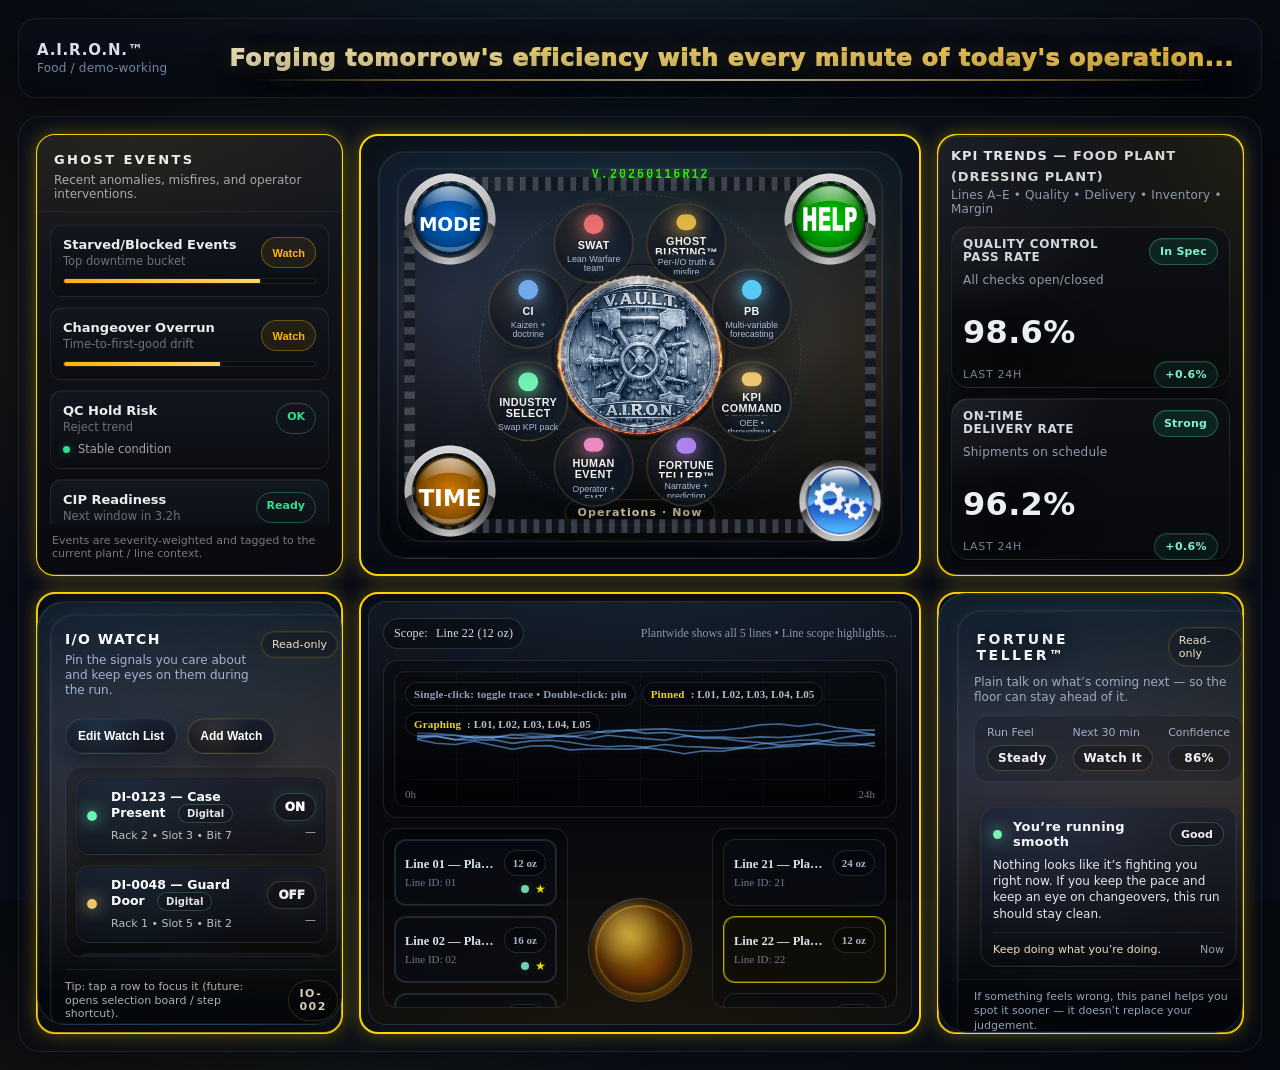
<file: index.html>
<!doctype html>
<html lang="en">
<head>
<!-- BUILD: 20260116-01 -->
  <meta charset="utf-8"/>
  <meta name="viewport" content="width=device-width,initial-scale=1"/>
  <script>
    (function(){
      try{
        var h = (window.location.hostname || '').toLowerCase();
        if(h === 'catastrophe.dingfelder.co'){
          var p = window.location.pathname || '/';
          if(p.indexOf('/catastrophe') !== 0){
            window.location.replace('/catastrophe/');
          }
        }
      }catch(e){}
    })();
  </script>
  <title>A.I.R.O.N. — demo-working</title>
  <style>
    :root{
      --shellPad: 18px;
      --gap: 18px;

      /* MASTER STANDARD: CAT column + row heights */
      --catW: 560px;
      --catH: 440px;

      /* Center column can be tuned without breaking rules */
      --colC: var(--catW);

      /* Debug gridlines */
      --gridOn: 1;                 /* 1=on, 0=off */
      --gridColor: #FFD400;
      --gridW: 2px;
      --gridGlow: 0 0 18px rgba(255,212,0,.35);

      --bg0:#07090f;
      --bg1:#0b1020;
      --panel: rgba(10,14,26,.72);
      --panel2: rgba(6,8,14,.64);
      --stroke: rgba(255,255,255,.08);
      --stroke2: rgba(255,255,255,.05);
      --txt: rgba(235,242,255,.92);
      --muted: rgba(150,170,200,.78);
      --accent: rgba(90,210,255,.95);
      --gold: rgba(242,195,75,.95);
    }

    html,body{height:100%; margin:0; background: radial-gradient(1200px 600px at 50% 0%, rgba(90,210,255,.10), transparent 60%),
      radial-gradient(900px 500px at 15% 35%, rgba(242,195,75,.10), transparent 60%),
      linear-gradient(180deg, var(--bg0), var(--bg1)); color:var(--txt); font-family: Inter, system-ui, -apple-system, Segoe UI, Roboto, Arial, sans-serif;}

    /* ======= Header ======= */
    .shell{
      max-width: 1500px;
      margin: 0 auto;
      padding: var(--shellPad);
    }

    .header{
      height: 78px;
      border-radius: 18px;
      background: linear-gradient(180deg, rgba(10,14,26,.78), rgba(6,8,14,.72));
      border: 1px solid rgba(255,255,255,.08);
      box-shadow: 0 12px 50px rgba(0,0,0,.55);
      display:flex;
      align-items:center;
      gap: 18px;
      padding: 0 18px;
      overflow:hidden;
      position:relative;
    }

    .brand{
      display:flex; flex-direction:column; gap:2px;
      min-width: 165px;
    }
    .brand .title{font-weight:800; letter-spacing:.8px; font-size: 15px;}
    .brand .sub{font-size:12px; color: var(--muted); letter-spacing:.2px;}

    .how{
      margin-left: 6px;
      padding: 10px 14px;
      border-radius: 999px;
      border: 1px solid rgba(90,210,255,.25);
      color: rgba(200,235,255,.95);
      background: rgba(90,210,255,.08);
      font-weight:700;
      font-size:12px;
      cursor:pointer;
      user-select:none;
      white-space:nowrap;
    }

    .pills{
      display:flex; align-items:center; gap:10px; flex:1;
      justify-content:center;
      min-width: 420px;
    }

    /* Header strip removed — Industry Select lives in A.I.R.O.N. Selector System */
    .pills{ display:none !important; }

    /* ===== Industry Select Overlay ===== */
    .industryOverlay{
      position: fixed;
      inset: 0;
      display: none;
      place-items: center;
      background: rgba(0,0,0,.55);
      z-index: 9999;
      backdrop-filter: blur(8px);
    }
    .industryOverlay.on{ display:grid; }
    .industryPanel{
      width: min(680px, calc(100vw - 36px));
      border-radius: 18px;
      padding: 18px;
      background: linear-gradient(180deg, rgba(10,14,26,.92), rgba(6,8,14,.90));
      border: 1px solid rgba(255,255,255,.10);
      box-shadow: 0 22px 80px rgba(0,0,0,.70);
    }
    .industryPanel h3{
      margin: 0 0 10px 0;
      font-size: 14px;
      letter-spacing: .6px;
      text-transform: uppercase;
      color: rgba(255,244,210,.95);
    }
    .industryGrid{
      display:grid;
      grid-template-columns: repeat(2, minmax(0, 1fr));
      gap: 12px;
      margin-top: 12px;
    }
    .industryBtn{
      border-radius: 14px;
      padding: 14px 14px;
      border: 1px solid rgba(255,255,255,.10);
      background: rgba(255,255,255,.03);
      color: rgba(235,242,255,.92);
      font-weight: 800;
      letter-spacing: .2px;
      cursor: pointer;
      text-align:left;
      position:relative;
    }
    .industryBtn:before{
      content:"";
      width: 10px; height: 10px;
      border-radius: 999px;
      background: rgba(242,195,75,.72);
      box-shadow: 0 0 18px rgba(242,195,75,.20);
      position:absolute; left: 14px; top: 50%; transform: translateY(-50%);
    }
    .industryBtn span{ padding-left: 16px; display:inline-block; }
    .industryBtn.active{
      border-color: rgba(242,195,75,.45);
      background: rgba(242,195,75,.12);
      color: rgba(255,244,210,.98);
      box-shadow: 0 0 22px rgba(242,195,75,.12);
    }
    .industryActions{
      display:flex;
      justify-content:flex-end;
      gap: 10px;
      margin-top: 14px;
    }
    .industryClose{
      border-radius: 999px;
      padding: 10px 14px;
      border: 1px solid rgba(90,210,255,.22);
      color: rgba(200,235,255,.95);
      background: rgba(90,210,255,.08);
      font-weight: 800;
      cursor: pointer;
    }
    .pill{
      padding: 10px 14px;
      border-radius: 999px;
      border: 1px solid rgba(255,255,255,.10);
      color: rgba(215,230,255,.88);
      background: rgba(255,255,255,.03);
      font-weight:750;
      font-size:12px;
      cursor:pointer;
      user-select:none;
      white-space:nowrap;
      position:relative;
    }
    .pill:before{
      content:"";
      width:8px; height:8px;
      border-radius:999px;
      background: rgba(242,195,75,.65);
      box-shadow: 0 0 18px rgba(242,195,75,.22);
      position:absolute; left:10px; top:50%; transform:translateY(-50%);
      opacity:.55;
    }
    .pill span{ padding-left: 10px; display:inline-block; }
    .pill.active{
      border-color: rgba(242,195,75,.45);
      background: rgba(242,195,75,.12);
      color: rgba(255,244,210,.98);
      box-shadow: 0 0 22px rgba(242,195,75,.12);
    }
    .pill.active:before{ opacity:1; }

    .hint{
      color: rgba(150,170,200,.82);
      font-size: 12px;
      letter-spacing:.2px;
      display:flex;
      flex-direction:column;
      gap:4px;
      /* Give the tagline the full header runway (no truncation by max-width) */
      flex: 1;
      max-width: none;
      align-items: center;
      justify-content: center;
      min-width: 0;
    }

    .hintLine{
      white-space:nowrap;
      overflow:hidden;
      text-overflow:ellipsis;
    }

        .tagline{
      position: relative;
      font-size: 34px;
      font-weight: 950;
      letter-spacing: .8px;
      line-height: 1.12;

      /* single line, never clip/ellipsis — we auto-fit via JS instead */
      white-space: nowrap;
      overflow: visible;
      text-overflow: clip;
      display: inline-block;

      /* High-impact gold w/ animated shimmer */
      color: transparent;
      background: linear-gradient(90deg,
        rgba(255, 245, 205, .95) 0%,
        rgba(255, 226, 122, .95) 18%,
        rgba(242,195,75,.98) 45%,
        rgba(255, 226, 122, .95) 70%,
        rgba(255, 245, 205, .95) 100%
      );
      -webkit-background-clip: text;
      background-clip: text;
      background-size: 220% 100%;
      animation: taglineShimmer 6.5s linear infinite;

      /* Depth + presence (reads on dark header) */
      text-shadow:
        0 0 24px rgba(242,195,75,.22),
        0 0 60px rgba(242,195,75,.10),
        0 10px 26px rgba(0,0,0,.55);
    }

    .tagline::after{
      content:"";
      position:absolute;
      left: 2%;
      right: 2%;
      bottom: -10px;
      height: 2px;
      border-radius: 999px;
      background: linear-gradient(90deg,
        rgba(242,195,75,0) 0%,
        rgba(242,195,75,.55) 20%,
        rgba(255,244,210,.75) 50%,
        rgba(242,195,75,.55) 80%,
        rgba(242,195,75,0) 100%
      );
      box-shadow: 0 0 22px rgba(242,195,75,.18);
      opacity: .95;
      pointer-events:none;
    }

    @keyframes taglineShimmer{
      0%{ background-position: 0% 50%; }
      100%{ background-position: 100% 50%; }
    }

    /* ======= Dashboard Absolute Grid ======= */
    .dashWrap{
      margin-top: 18px;
      border-radius: 22px;
      background: linear-gradient(180deg, rgba(10,14,26,.55), rgba(6,8,14,.45));
      border: 1px solid rgba(255,255,255,.08);
      box-shadow: 0 18px 70px rgba(0,0,0,.65);
      padding: 18px;
      position:relative;
      overflow:hidden;
    }

    .dashboard{
      position: relative;
      width: 100%;
      height: calc(var(--catH) * 2 + var(--gap));
    }

    /* computed side widths = remaining space split into two columns with gap accounted */
    .cell{
      position:absolute;
      border-radius: 18px;
      overflow: hidden;
      background: rgba(0,0,0,.0);
      /* gridlines */
      outline: calc(var(--gridOn) * var(--gridW)) solid var(--gridColor);
      outline-offset: -1px;
      box-shadow: calc(var(--gridOn) * 1px) 0 0 0 rgba(0,0,0,0), calc(var(--gridOn) * 1px) 0 0 0 rgba(0,0,0,0);
    }
    .cell.gridGlow{
      box-shadow: 0 0 0 1px rgba(255,212,0,.25) inset, var(--gridGlow);
    }

    /* left/right widths computed with CSS calc */
    .cell.top.left{
      top:0; left:0;
      width: calc((100% - var(--colC) - (var(--gap) * 2)) / 2);
      height: var(--catH);
    }
    .cell.top.center{
      top:0;
      left: calc((100% - var(--colC)) / 2);
      width: var(--colC);
      height: var(--catH);
    }
    .cell.top.right{
      top:0; right:0;
      width: calc((100% - var(--colC) - (var(--gap) * 2)) / 2);
      height: var(--catH);
    }

    .cell.bottom.left{
      top: calc(var(--catH) + var(--gap)); left:0;
      width: calc((100% - var(--colC) - (var(--gap) * 2)) / 2);
      height: var(--catH);
    }
    .cell.bottom.center{
      top: calc(var(--catH) + var(--gap));
      left: calc((100% - var(--colC)) / 2);
      width: var(--colC);
      height: var(--catH);
    }
    .cell.bottom.right{
      top: calc(var(--catH) + var(--gap)); right:0;
      width: calc((100% - var(--colC) - (var(--gap) * 2)) / 2);
      height: var(--catH);
    }

    /* gap is visual; we render it by spacing cells with padding layer */
    .cell.top.left{ margin-right: var(--gap); }
    .cell.top.right{ margin-left: var(--gap); }
    .cell.bottom.left{ margin-right: var(--gap); }
    .cell.bottom.right{ margin-left: var(--gap); }
    /* NOTE: margins don't affect absolute positions; kept harmless. */

    .cell iframe{
      position:absolute;
      inset:0;
      width:100%;
      height:100%;
      border:0;
      display:block;
      background: transparent;
    }
    .cell iframe{ z-index:1; }


    /* Responsive safeguard: if viewport is too narrow, reduce center width but keep rules */
    @media (max-width: 1180px){
      :root{ --catW: 520px; --catH: 420px; }
    }
    @media (max-width: 1040px){
      :root{ --catW: 480px; --catH: 400px; }
      .hint{display:none;}
    }
    @media (max-width: 920px){
      /* stacked fallback – still locked, just one column */
      .dashboard{ height: calc(var(--catH) * 6 + (var(--gap) * 5)); }
      .cell{ position:relative; width:100% !important; left:auto !important; right:auto !important; top:auto !important; margin:0 0 var(--gap) 0; height: var(--catH) !important; }
    }

    /* optional: toggle gridlines by pressing G */
  

/* ===== Overlay (Help + Menus) ===== */
.airon-overlay[hidden]{ display:none !important; }
.airon-overlay{ position: fixed; inset: 0; z-index: 9999; }
.airon-overlay__backdrop{ position:absolute; inset:0; background: rgba(0,0,0,.58); }
.airon-overlay__panel{
  position:absolute; left:50%; top:50%; transform: translate(-50%,-50%);
  width: min(880px, calc(100vw - 28px));
  max-height: min(78vh, 720px);
  background: rgba(7,11,18,.96);
  border: 1px solid rgba(255,234,0,.30);
  border-radius: 18px;
  box-shadow: 0 22px 80px rgba(0,0,0,.65);
  overflow:hidden;
  display:flex; flex-direction:column;
}
  .airon-overlay__panel.help-theme{
    /* Premium "glass" surface: visible gradient + subtle sheen */
    background-image:
      linear-gradient(180deg,
        rgba(255,255,255,.97) 0%,
        rgba(242,255,248,.94) 42%,
        rgba(233,252,244,.92) 72%,
        rgba(210,244,230,.95) 100%),
      radial-gradient(circle at 18% -10%, rgba(34,197,94,.24) 0%, rgba(34,197,94,0) 58%),
      linear-gradient(135deg, rgba(255,255,255,.70) 0%, rgba(255,255,255,0) 42%);
    background-color: rgba(255,255,255,.94);
    -webkit-backdrop-filter: blur(14px) saturate(160%);
    backdrop-filter: blur(14px) saturate(160%);
    color:#0b0f14;
    border:1px solid rgba(34,197,94,.66);
    box-shadow:
      0 30px 90px rgba(0,0,0,.55),
      0 0 34px rgba(34,197,94,.22),
      0 0 0 1px rgba(34,197,94,.26) inset;
  }

  /* Settings uses the same premium glass language as Help, but with BLUE accents */
  .airon-overlay__panel.settings-theme{
    background-image:
      linear-gradient(180deg,
        rgba(255,255,255,.97) 0%,
        rgba(244,250,255,.94) 42%,
        rgba(232,246,255,.92) 72%,
        rgba(216,238,255,.95) 100%),
      radial-gradient(circle at 18% -10%, rgba(90,210,255,.26) 0%, rgba(90,210,255,0) 58%),
      linear-gradient(135deg, rgba(255,255,255,.70) 0%, rgba(255,255,255,0) 42%);
    background-color: rgba(255,255,255,.94);
    -webkit-backdrop-filter: blur(14px) saturate(160%);
    backdrop-filter: blur(14px) saturate(160%);
    color:#0b0f14;
    border:1px solid rgba(90,210,255,.70);
    box-shadow:
      0 30px 90px rgba(0,0,0,.55),
      0 0 34px rgba(90,210,255,.22),
      0 0 0 1px rgba(90,210,255,.28) inset;
  }
  .airon-overlay__panel.settings-theme::before{
    content:"";
    position:absolute;
    inset:0;
    background-image:url("assets/noise.png");
    background-size:260px 260px;
    opacity:.018;
    mix-blend-mode:multiply;
    pointer-events:none;
    border-radius:inherit;
  }
  .airon-overlay__panel.settings-theme .airon-overlay__header{
    background: linear-gradient(180deg, rgba(255,255,255,.92) 0%, rgba(246,252,255,.84) 100%);
  }
  .airon-overlay__panel.settings-theme .airon-overlay__footer{
    background: linear-gradient(0deg, rgba(232,246,255,.82) 0%, rgba(255,255,255,.70) 100%);
  }
  .airon-overlay__panel.settings-theme .airon-overlay__title{ color:#0b0f14; text-shadow:none; }
  .airon-overlay__panel.settings-theme .airon-overlay__body{ color:#0b0f14; }
  .airon-overlay__panel.settings-theme .airon-overlay__close{ border-color:rgba(90,210,255,.60); color:#0b0f14; background:rgba(90,210,255,.14);} 
  .airon-overlay__panel.settings-theme .airon-btn{
    background:rgba(90,210,255,.92);
    border-color:rgba(0,0,0,.12);
    color:#0b0f14;
  }
  .airon-overlay__panel.settings-theme .airon-btn.secondary{
    background:rgba(255,255,255,.9);
    border-color:rgba(90,210,255,.60);
    color:#0b0f14;
  }
  .airon-overlay__panel.settings-theme .airon-pill{
    background:rgba(90,210,255,.14);
    border-color:rgba(90,210,255,.60);
    color:#0b0f14;
  }
  .airon-overlay__panel.settings-theme .airon-overlay__header,
  .airon-overlay__panel.settings-theme .airon-overlay__footer{
    border-color: rgba(0,0,0,.08);
    background-image:
      linear-gradient(180deg,
        rgba(255,255,255,.88) 0%,
        rgba(232,246,255,.90) 100%);
  }
  /* Subtle glass grain (1–2%): adds depth without looking "textured" */
  .airon-overlay__panel.help-theme::before{
    content:"";
    position:absolute;
    inset:0;
    background-image:url("assets/noise.png");
    background-size:260px 260px;
    opacity:.018;
    mix-blend-mode:multiply;
    pointer-events:none;
    border-radius:inherit;
  }


  /* Give the header/footer a slightly "frosted" cap so the surface reads as glass */
  .airon-overlay__panel.help-theme .airon-overlay__header{
    background: linear-gradient(180deg, rgba(255,255,255,.92) 0%, rgba(245,250,247,.84) 100%);
  }
  .airon-overlay__panel.help-theme .airon-overlay__footer{
    background: linear-gradient(0deg, rgba(231,248,240,.80) 0%, rgba(255,255,255,.70) 100%);
  }
  .airon-overlay__panel.help-theme .airon-overlay__title{ color:#0b0f14; text-shadow:none; }
  .airon-overlay__panel.help-theme .airon-overlay__body{ color:#0b0f14; }
  .airon-overlay__panel.help-theme .airon-overlay__close{ border-color:rgba(34,197,94,.55); color:#0b0f14; background:rgba(34,197,94,.12);} 
  .airon-overlay__panel.help-theme .airon-btn{
    background:rgba(34,197,94,.92);
    border-color:rgba(0,0,0,.12);
    color:#0b0f14;
  }
  .airon-overlay__panel.help-theme .airon-btn.secondary{
    background:rgba(255,255,255,.9);
    border-color:rgba(34,197,94,.55);
    color:#0b0f14;
  }
  .airon-overlay__panel.help-theme .airon-pill{
    background:rgba(34,197,94,.14);
    border-color:rgba(34,197,94,.55);
    color:#0b0f14;
  }
  .airon-overlay__panel.help-theme .airon-overlay__header,
  .airon-overlay__panel.help-theme .airon-overlay__footer{
    border-color: rgba(0,0,0,.08);
    background-image:
      linear-gradient(180deg,
        rgba(255,255,255,.88) 0%,
        rgba(233,252,244,.90) 100%);
  }
.airon-overlay__header{
  display:flex; align-items:center; justify-content:space-between; gap:12px;
  padding: 12px 14px; border-bottom: 1px solid rgba(255,255,255,.10);
}
.airon-overlay__title{ font-weight: 900; letter-spacing:.6px; color:#0b0f14; }
.airon-overlay__close{
  width:36px; height:36px; border-radius:12px;
  border: 1px solid rgba(255,255,255,.14);
  background: rgba(0,180,90,.12);
  color:#0b0f14; cursor:pointer;
}
.airon-overlay__close:hover{ border-color: rgba(255,234,0,.45); }
.airon-overlay__body{ padding:14px; overflow:auto; min-height:0; }
.airon-overlay__footer{
  padding: 12px 14px; border-top: 1px solid rgba(255,255,255,.10);
  display:flex; gap:10px; justify-content:flex-end;
}
.airon-pill{
  display:inline-flex; align-items:center; gap:8px;
  border: 1px solid rgba(255,234,0,.28);
  color:#0b0f14; background: rgba(0,0,0,.30);
  border-radius: 999px; padding: 8px 12px;
  font-weight: 800; letter-spacing:.4px;
}
.airon-helpgrid{
  display:grid;
  grid-template-columns: 1fr 1fr;
  gap: 14px 18px;
  margin-top: 12px;
}
.airon-overlay__body h4{
  margin: 10px 0 8px;
  font-size: 13px;
  letter-spacing: .45px;
  text-transform: uppercase;
  color: #0b0f14;
}
.airon-overlay__body ul, .airon-overlay__body ol{
  margin: 8px 0 0 18px;
}
.airon-overlay__body li{ margin: 6px 0; line-height: 1.35; }
@media (max-width: 720px){
  .tagline{ font-size: 34px; }
  .airon-helpgrid{ grid-template-columns: 1fr; }
}
.airon-btn{
  border-radius: 999px;
  border: 1px solid rgba(0,180,90,.55);
  background: rgba(0,180,90,.12);
  color:#0b0f14;
  padding: 10px 14px;
  font-weight: 900;
  letter-spacing: .5px;
  cursor:pointer;
}
.airon-btn:hover{ border-color: rgba(0,180,90,.85); background: rgba(0,180,90,.18); }

/* Standard hidden-scroll method */
.standard-scroll{ scrollbar-width:none; -ms-overflow-style:none; }
.standard-scroll::-webkit-scrollbar{ width:0; height:0; }

/* ===== Help hit targets (captures clicks while Help mode is ON) ===== */
.helpHit{
  position:absolute;
  inset:0;
  display:none;
  border-radius: 18px;
  background: rgba(255,234,0,.06);
  border: 1px dashed rgba(255,234,0,.22);
  box-shadow: 0 0 22px rgba(255,234,0,.10);
  cursor: help;
  z-index: 25; /* above iframe */
}
body.helpMode .helpHit{ display:block; }
body.helpMode .cell{ box-shadow: 0 0 0 1px rgba(255,234,0,.10) inset; }

/* Help intro overlay should allow click-through to module hit targets */
body.helpMode #aironOverlay{ pointer-events:none; }
body.helpMode #aironOverlay .airon-overlay__panel{ pointer-events:auto; }
body.helpMode #aironOverlay .airon-overlay__backdrop{ pointer-events:none; }

</style>
</head>
<body>
  <div class="shell">
    <div class="header">
      <div class="brand">
        <div class="title">A.I.R.O.N.™</div>
        <div class="sub">Industry Select</div>
      </div>

      <div class="hint">
        <div class="tagline">Forging tomorrow's efficiency with every minute of today's operation...</div>
      </div>
    </div>

    <!-- Industry Select Overlay (opened from A.I.R.O.N. Selector System) -->
    <div class="industryOverlay" id="industryOverlay" aria-hidden="true">
      <div class="industryPanel" role="dialog" aria-modal="true" aria-label="Industry Select">
        <h3>Industry Select</h3>
        <div class="industryGrid" id="industryGrid"></div>
        <div class="industryActions">
          <button class="industryClose" id="industryClose" type="button">Close</button>
        </div>
      </div>
    </div>

    <div class="dashWrap">
      <div class="dashboard" id="dash">

        <div class="cell gridGlow top left" id="cellTL">
          <iframe src="modules/top-left.html?v=20260110-01" title="Ghost Events" loading="eager"></iframe>
        <button class="helpHit" type="button" data-help="top-left" aria-label="Help: top-left"></button>
        </div>

        <div class="cell gridGlow top center" id="cellTC">
          <iframe src="modules/top-center.html?v=20260110-07" title="Hub" loading="eager"></iframe>
        <button class="helpHit" type="button" data-help="top-center" aria-label="Help: top-center"></button>
        </div>

        <div class="cell gridGlow top right" id="cellTR">
          <iframe src="modules/top-right.html?v=20260110-01" title="KPI Trends" loading="eager"></iframe>
        <button class="helpHit" type="button" data-help="top-right" aria-label="Help: top-right"></button>
        </div>

        <div class="cell gridGlow bottom left" id="cellBL">
          <iframe src="modules/bottom-left.html?v=20260110-01" title="I/O Watch" loading="eager"></iframe>
        <button class="helpHit" type="button" data-help="bottom-left" aria-label="Help: bottom-left"></button>
        </div>

        <div class="cell gridGlow bottom center" id="cellBC">
          <iframe src="modules/bottom-center.html?v=20260110-01" title="CAT Output Trend" loading="eager"></iframe>
        <button class="helpHit" type="button" data-help="bottom-center" aria-label="Help: bottom-center"></button>
        </div>

        <div class="cell gridGlow bottom right" id="cellBR">
          <iframe src="modules/bottom-right.html?v=20260110-01" title="Fortune Teller" loading="eager"></iframe>
        <button class="helpHit" type="button" data-help="bottom-right" aria-label="Help: bottom-right"></button>
        </div>

      </div>
    </div>
  </div>

  <!-- Global overlay (Help + Menus) -->
  <div id="aironOverlay" class="airon-overlay" hidden>
    <div class="airon-overlay__backdrop" data-ov-close="1"></div>
    <div class="airon-overlay__panel" role="dialog" aria-modal="true" aria-label="A.I.R.O.N. Overlay">
      <div class="airon-overlay__header">
        <div class="airon-overlay__title" id="aironOverlayTitle">Help</div>
        <button class="airon-overlay__close" type="button" data-ov-close="1" aria-label="Close">✕</button>
      </div>
      <div class="airon-overlay__body standard-scroll" id="aironOverlayBody"></div>
      <div class="airon-overlay__footer" id="aironOverlayFooter"></div>
    </div>
  </div>

  <script>
    // ===== Industry Select (no header strip) =====
    const industries = [
      'Foundry',
      'Food',
      'Wastewater',
      'Ethylene',
      'Machine Shop',
      'Propane Strip'
    ];

    let currentIndustry = 'Food / demo-working';

    function broadcastIndustry(name){
      document.querySelectorAll('iframe').forEach(f=>{
        try { f.contentWindow.postMessage({ type:'AIRON_INDUSTRY_SET', industry:name }, '*'); } catch(e){}
      });
    }

    function setIndustry(name){
      currentIndustry = name;
      document.querySelector('.brand .sub').textContent = name;
      // update overlay active state
      document.querySelectorAll('.industryBtn').forEach(b=>b.classList.toggle('active', b.dataset.industry === name));
      broadcastIndustry(name);
    }

    // Build overlay buttons
    const overlay = document.getElementById('industryOverlay');
    const grid = document.getElementById('industryGrid');
    industries.forEach(name => {
      const btn = document.createElement('button');
      btn.type = 'button';
      btn.className = 'industryBtn';
      btn.dataset.industry = name;
      btn.innerHTML = `<span>${name}</span>`;
      btn.addEventListener('click', () => setIndustry(name));
      grid.appendChild(btn);
    });

    function openIndustry(){
      overlay.classList.add('on');
      overlay.setAttribute('aria-hidden','false');
      // sync active
      document.querySelectorAll('.industryBtn').forEach(b=>b.classList.toggle('active', b.dataset.industry === currentIndustry));
    }
    function closeIndustry(){
      overlay.classList.remove('on');
      overlay.setAttribute('aria-hidden','true');
    }

    document.getElementById('industryClose').addEventListener('click', closeIndustry);
    overlay.addEventListener('click', (e)=>{ if(e.target === overlay) closeIndustry(); });

    // Also open via the existing How button (temporary convenient access)
    // (kept because it's useful during testing)
    // openIndustry(); // (do not auto-open)

    // Listen for the Selector System Industry button
    window.addEventListener('message', (e)=>{
      const d = e.data || {};
      if(d.type === 'AIRON_INDUSTRY_MENU_TOGGLE'){
        overlay.classList.contains('on') ? closeIndustry() : openIndustry();
      }
      if(d.type === 'AIRON_INDUSTRY_SET' && d.industry){
        setIndustry(String(d.industry));
      }
    });

    // Initialize
    setIndustry(currentIndustry);

    // ===== Tagline: always full, always single-line (auto-fit, no ellipsis) =====
    function fitTagline(){
      const el = document.querySelector('.tagline');
      const wrap = document.querySelector('.header .hint');
      if(!el || !wrap) return;

      // Reset to the designed size first
      el.style.fontSize = '';

      // Compute available width (leave a little breathing room)
      const maxW = Math.max(0, wrap.clientWidth - 12);
      if(maxW <= 0) return;

      // Shrink only if needed (down to a safe minimum)
      const minPx = 16;
      let size = parseFloat(getComputedStyle(el).fontSize) || 30;

      // Guard: if the font is huge due to inheritance, cap the first attempt
      size = Math.min(size, 42);

      // Reduce until it fits
      let guard = 0;
      while(el.scrollWidth > maxW && size > minPx && guard < 60){
        size -= 0.5;
        el.style.fontSize = size + 'px';
        guard++;
      }
    }

    let taglineFitTimer = null;
    window.addEventListener('resize', ()=>{
      clearTimeout(taglineFitTimer);
      taglineFitTimer = setTimeout(fitTagline, 80);
    });
    // Run once after layout
    requestAnimationFrame(()=>{ fitTagline(); });

    // Toggle gridlines with G (visual lock aid)
    document.addEventListener('keydown', (e)=>{
      if((e.key||'').toLowerCase() === 'g'){
        const r = getComputedStyle(document.documentElement).getPropertyValue('--gridOn').trim();
        document.documentElement.style.setProperty('--gridOn', r === '1' ? '0' : '1');
      }
    });

    // How this works (optional button)
    // Some deploys/pages don't include this control. Guard to avoid breaking the whole UI.
    const howBtn = document.getElementById('howBtn');
    if (howBtn) {
      howBtn.addEventListener('click', ()=>{
        // Keep it simple and safe: no popups yet
        openIndustry();
      });
    }
  

	  // ===== Global Help + Menus (parent page) =====
	  // NOTE: this must initialize AFTER the overlay markup exists.
	  function initAIRONOverlay(){
	    const overlay = document.getElementById('aironOverlay');
	    const panelEl = overlay ? overlay.querySelector('.airon-overlay__panel') : null;
	    const titleEl = document.getElementById('aironOverlayTitle');
	    const bodyEl  = document.getElementById('aironOverlayBody');
	    const footEl  = document.getElementById('aironOverlayFooter');
	    if(!overlay || !titleEl || !bodyEl || !footEl){
	      console.warn('[A.I.R.O.N.] Overlay elements missing; help/menu wiring skipped.');
	      return;
	    }

        // ===== Synchronicity (belt + corner spin) speed control =====
        // Default: 4 RPM (15s per rotation). Multiplier: 1.0
        window.AIRON_SYNC_MULT = (typeof window.AIRON_SYNC_MULT === 'number' && isFinite(window.AIRON_SYNC_MULT)) ? window.AIRON_SYNC_MULT : 1;

        function applySyncSpeed(mult){
          const m = parseFloat(mult);
          if(!isFinite(m) || m <= 0) return;
          window.AIRON_SYNC_MULT = m;

          // Target the top-center module iframe
          const tcFrame = document.querySelector('#cellTC iframe');
          if(!tcFrame) return;

          // 1) PostMessage (works even if sandboxed later)
          try { tcFrame.contentWindow && tcFrame.contentWindow.postMessage({ type:'AIRONSYNC_SPEED', mult:m }, '*'); } catch(_){ }

          // 2) If same-origin, set CSS variable directly for instant response
          try {
            const doc = tcFrame.contentDocument;
            const host = doc && (doc.getElementById('airon-selector') || doc.documentElement);
            if(host) host.style.setProperty('--syncDur', (15 / m).toFixed(3) + 's');
          } catch(_){ }
        }
    // ===== Help content (expanded) =====
const helpMap = {
  "top-left": {
    title: "Ghost Events",
    html: `
      <p class="airon-pill">Recent anomalies, misfires, and operator interventions.</p>

      <div class="airon-helpgrid">
        <div>
          <h4>What this panel is</h4>
          <ul>
            <li><b>Purpose:</b> surface early warnings that can affect <b>uptime</b>, <b>quality</b>, <b>flow</b>, or <b>safety</b>.</li>
            <li><b>Behavior:</b> read-only. It never issues control actions.</li>
            <li><b>Signal sources:</b> PLC counters/timers, historian tags, operator logs, and edge anomaly rules.</li>
            <li><b>Severity:</b> cards are weighted so the “loudest whisper” rises to the top.</li>
          </ul>
        </div>

        <div>
          <h4>How to use it (standard work)</h4>
          <ol>
            <li><b>Confirm</b> the signal (floor check / historian trend / I/O Watch).</li>
            <li><b>Classify</b>: starved/blocked, changeover drift, QC hold risk, CIP readiness, etc.</li>
            <li><b>Respond</b> with the existing playbook (no new procedure required).</li>
            <li><b>Tag</b> the outcome (cleared, escalated, repeat) to improve future ranking.</li>
          </ol>
        </div>
      </div>

      <h4 style="margin-top:14px;">Example scenarios</h4>
      <ul>
        <li><b>Starved / Blocked:</b> filler is waiting. Upstream conveyor photo-eye is toggling but product count stays flat → check jam / infeed gate / accumulation.</li>
        <li><b>Changeover Overrun:</b> line reports “running” but first-good timer exceeds target → verify recipe selection, capper torque head, labeler registration.</li>
        <li><b>QC Hold Risk:</b> reject rate rises while speed is stable → confirm vision system lighting, verify a drifting sensor, pull last 10 rejects for pattern.</li>
        <li><b>CIP Readiness:</b> next CIP window approaches but tank level is low → coordinate staging, avoid starting a run that will be interrupted.</li>
      </ul>

      <p style="opacity:.85; margin-top:10px;">
        <b>Tip:</b> Treat Ghost Events as a <i>heads-up</i> layer. You still validate with plant reality before you act.
      </p>
    `
  },

  "top-center": {
    title: "A.I.R.O.N. Selector System",
    html: `
      <p class="airon-pill">Navigation hub — orbit is mathematically spaced.</p>

      <div class="airon-helpgrid">
        <div>
          <h4>Why it exists</h4>
          <ul>
            <li><b>One screen, many industries:</b> swap KPI packs without rebuilding the grid.</li>
            <li><b>Scales cleanly:</b> add buttons without recalculating angles or breaking layout.</li>
            <li><b>Consistent entry points:</b> the same “hub” behavior regardless of plant type.</li>
          </ul>
        </div>

        <div>
          <h4>Orbit rules (locked)</h4>
          <ul>
            <li><b>Spacing:</b> equal by button count (no manual degrees).</li>
            <li><b>Button size:</b> fixed (does not resize with count).</li>
            <li><b>Capacity:</b> designed to fit up to <b>7 buttons</b> with safe clearance.</li>
            <li><b>Dot size:</b> 20px status marker for quick recognition.</li>
          </ul>
        </div>
      </div>

      <h4 style="margin-top:14px;">Buttons and intent</h4>
      <ul>
        <li><b>Industry Select:</b> swaps the KPI pack (Food, Foundry, Wastewater, etc.).</li>
        <li><b>Ghost Busting™:</b> truth/misfire visibility (per I/O), supports “what actually happened.”</li>
        <li><b>Predictive Breakpoints™:</b> forecasting entry point (what’s likely to happen next).</li>
        <li><b>Fortune Teller™:</b> narrative prediction / watch items (read-only).</li>
        <li><b>KPI Command Center™:</b> OEE / throughput / yield lens (high-level management view).</li>
      </ul>

      <h4 style="margin-top:14px;">Example scenarios</h4>
      <ul>
        <li><b>New customer adds a KPI pack:</b> drop in a new “Industry” definition → orbit auto-spaces, grid stays untouched.</li>
        <li><b>Operator asks “why did it stop?”</b> jump to Ghost Busting™ → verify the exact permissive that failed (no ladder dive needed for first pass).</li>
        <li><b>Supervisor asks “what will bite us next hour?”</b> open Predictive Breakpoints™ / Fortune Teller™ → get near-term risk calls + confidence.</li>
      </ul>
    `
  },

  "top-right": {
    title: "KPI Trends",
    html: `
      <p class="airon-pill">KPI deck for the selected industry pack.</p>

      <div class="airon-helpgrid">
        <div>
          <h4>What you’re looking at</h4>
          <ul>
            <li><b>Purpose:</b> fast read of <b>quality</b>, <b>delivery</b>, <b>inventory</b>, <b>margin</b> (pack-dependent).</li>
            <li><b>Trend windows:</b> 24h / shift / 30-day (varies by KPI).</li>
            <li><b>Status chips:</b> “In Spec / Strong / Healthy” are thresholds, not opinions.</li>
          </ul>
        </div>

        <div>
          <h4>Interaction rules</h4>
          <ul>
            <li><b>Scroll:</b> internal and hidden (standard across modules).</li>
            <li><b>Extend:</b> add more KPI cards without breaking the grid.</li>
            <li><b>Read-only:</b> no control, no setpoints here.</li>
          </ul>
        </div>
      </div>

      <h4 style="margin-top:14px;">Example scenarios</h4>
      <ul>
        <li><b>Quality dips:</b> pass rate drops while “I/O Watch” shows a noisy prox → confirm sensor mount / debounce, then re-check rejects.</li>
        <li><b>On-time delivery risk:</b> shipments slip but throughput is steady → verify changeover overrun + staffing constraint.</li>
        <li><b>Inventory turnover swings:</b> running a high-demand SKU → confirm tank farm staging, CIP windows, and palletizer availability.</li>
        <li><b>Margin squeeze:</b> scrap/rework rises → correlate to specific line or recipe via CAT Output Trend selection.</li>
      </ul>
    `
  },

  "bottom-left": {
    title: "I/O Watch",
    html: `
      <p class="airon-pill">Watch critical signals during the run.</p>

      <div class="airon-helpgrid">
        <div>
          <h4>What it does</h4>
          <ul>
            <li><b>Pin</b> the signals that matter for the current product/shift.</li>
            <li><b>See state + activity:</b> counters/toggles/timers (demo representation).</li>
            <li><b>Spot intermittents:</b> the classic “works when I’m watching” failures.</li>
          </ul>
        </div>

        <div>
          <h4>Common watch list items</h4>
          <ul>
            <li>Case present, guard door, E-stop chain healthy</li>
            <li>Valve feedback open/closed mismatch</li>
            <li>Prox double-counting / missed counts</li>
            <li>Pressure switch chatter, float switch bounce</li>
          </ul>
        </div>
      </div>

      <h4 style="margin-top:14px;">Example scenarios</h4>
      <ul>
        <li><b>Lid won’t move:</b> pump starts but solenoid never energizes → watch DPDT switch input + solenoid output. If input toggles but output doesn’t, chase permissives/interlocks.</li>
        <li><b>Random stops:</b> guard door flickers OFF for 50ms → add the door input, confirm chatter, then clean/adjust or replace switch.</li>
        <li><b>Valve “stuck” alarm:</b> command ON but feedback stays OFF → verify air supply, limit switch, and mechanical bind.</li>
      </ul>

      <p style="opacity:.85; margin-top:10px;">
        <b>Tip:</b> Pair this with Ghost Events — one tells you “something’s odd,” the other shows the live truth.
      </p>
    `
  },

  "bottom-center": {
    title: "CAT Output Trend",
    html: `
      <p class="airon-pill">Line selector + common graph with pinning.</p>

      <div class="airon-helpgrid">
        <div>
          <h4>Selection logic</h4>
          <ul>
            <li><b>Single-click:</b> toggle a line trace ON/OFF in the common graph.</li>
            <li><b>Double-click:</b> pin/unpin a line into the default “always shown” set.</li>
            <li><b>Pinned set:</b> survives browsing so you keep your baseline references.</li>
          </ul>
        </div>

        <div>
          <h4>Scaling for big sites</h4>
          <ul>
            <li><b>Independent rails:</b> left/right lists scroll separately (CAT stays fixed).</li>
            <li><b>40+ lines:</b> browse quickly without losing context.</li>
            <li><b>Scope:</b> switch between Plantwide and “focused line” mode (demo).</li>
          </ul>
        </div>
      </div>

      <h4 style="margin-top:14px;">Example scenarios</h4>
      <ul>
        <li><b>Compare lines:</b> pin the two “best” lines, then toggle in a suspect line to see drift against the baseline.</li>
        <li><b>Packaging vs. filler:</b> pin the filler line + case packer line to see if downstream is throttling upstream.</li>
        <li><b>Customer with multiple locations:</b> left rail = Plant A lines, right rail = Plant B lines → pin cross-plant comparisons for standardization.</li>
      </ul>

      <p style="opacity:.85; margin-top:10px;">
        <b>CAT Fire:</b> center action button is a demo affordance (video). In production it can open the CAT tablet / action center.
      </p>
    `
  },

  "bottom-right": {
    title: "Fortune Teller™",
    html: `
      <p class="airon-pill">Read-only narrative prediction panel.</p>

      <div class="airon-helpgrid">
        <div>
          <h4>What it provides</h4>
          <ul>
            <li><b>Run feel:</b> a plain-language status of stability.</li>
            <li><b>Near-term call:</b> what’s likely to happen in the next window.</li>
            <li><b>Confidence:</b> how sure the model/rules are about the call.</li>
            <li><b>Watch items:</b> specific conditions to keep an eye on.</li>
          </ul>
        </div>

        <div>
          <h4>How to interpret</h4>
          <ul>
            <li><b>Read-only:</b> no control actions and no alarm acknowledgment.</li>
            <li><b>Operational use:</b> align staffing, staging, and maintenance timing.</li>
            <li><b>Human stays in charge:</b> this is guidance, not authority.</li>
          </ul>
        </div>
      </div>

      <h4 style="margin-top:14px;">Example scenarios</h4>
      <ul>
        <li><b>“Small slowdown likely”:</b> it’s seeing rising micro-stops + inventory wobble → stage materials, check air pressure, confirm changeover readiness.</li>
        <li><b>“Watch it” next 30 minutes:</b> trend suggests a tank will cross a low threshold → coordinate refill before the line starves.</li>
        <li><b>Confidence drops:</b> signals disagree (sensor noise / missing tags) → fall back to standard checks and validate instrumentation.</li>
      </ul>

      <p style="opacity:.85; margin-top:10px;">
        If something feels wrong, this panel helps you spot it sooner — it doesn’t replace your judgment.
      </p>
    `
  }
};

let helpMode = false;

    function postToAllFrames(msg){
      document.querySelectorAll('iframe').forEach(f => {
        try { f.contentWindow.postMessage(msg, '*'); } catch(e){}
      });
    }

		    function openOverlay(title, html, footerButtons, theme){
	      // theme: 'help' | 'settings' | undefined
	      if(panelEl){
	        panelEl.classList.toggle('help-theme', theme === 'help');
	        panelEl.classList.toggle('settings-theme', theme === 'settings');
	      }
      titleEl.textContent = title || '';
      bodyEl.innerHTML = html || '';
      footEl.innerHTML = '';
	      (footerButtons||[]).forEach(btn => {
        const b=document.createElement('button');
	        b.className = 'airon-btn' + (btn.className ? (' ' + btn.className) : '');
        b.type='button';
        b.textContent=btn.label;
        b.addEventListener('click', btn.onClick);
        footEl.appendChild(b);
      });
      overlay.hidden = false;
    }

	    function closeOverlay(){
	      overlay.hidden = true;
	      bodyEl.innerHTML='';
	      footEl.innerHTML='';
	      if(panelEl){ panelEl.classList.remove('help-theme'); panelEl.classList.remove('settings-theme'); }
	    }

    function setHelpMode(on){
      helpMode = !!on;
      document.body.classList.toggle('helpMode', helpMode);
      // frames can optionally react, but parent captures clicks via helpHit overlays
      postToAllFrames({ type:'AIRONGRID_HELP_MODE', on: helpMode });
    }

    overlay.addEventListener('click', (e) => {
      const t = e.target;
      if(!t || !t.getAttribute) return;
      if(t.getAttribute('data-ov-close') !== '1') return;

      // In Help-intro mode the backdrop must NOT close the overlay (click-through is required)
      if(helpMode && t.classList && t.classList.contains('airon-overlay__backdrop')) return;

      closeOverlay();
      setHelpMode(false);
    });
    document.addEventListener('keydown', (e) => {
      if(e.key === 'Escape' && !overlay.hidden){ closeOverlay(); setHelpMode(false); }
    });

	    function openHelpIntro(){
      setHelpMode(true);
      openOverlay(
        'Help',
        `<p class="airon-pill">Help mode is ON</p>
         <p style="margin-top:10px; line-height:1.45;">
           Select the item you need assistance with.
         </p>
         <p style="opacity:.85; margin-top:10px;">
           Click anywhere inside a module to open its help panel.
         </p>`,
		        [{ label:'Close', className:'secondary', onClick: () => { closeOverlay(); setHelpMode(false); } }],
	        'help'
      );
    }

    // Expose stable hooks for iframe controls (more reliable than postMessage in some embeds)
    // These are intentionally minimal and map directly to existing handlers.
    try {
      window.AIRON_OPEN_HELP = openHelpIntro;
      window.AIRON_OPEN_MENU = openMenu;
      window.AIRON_OPEN_HELP_FOR = openHelpFor;
    } catch (e) {}

    function openMenu(menu){
      if(menu === 'plant'){
        openOverlay('Plant Select',
          `<p class="airon-pill">Plant selection</p>
           <p style="margin-top:10px; opacity:.9;">Choose a plant context (demo):</p>
           <div style="display:grid; gap:10px; margin-top:12px;">
             <button class="airon-btn" type="button">Dressing Plant</button>
             <button class="airon-btn" type="button">Packaging Plant</button>
             <button class="airon-btn" type="button">Utilities</button>
           </div>`,
          [{ label:'Close', onClick: () => { closeOverlay(); } }]
        );
      } else if(menu === 'process'){
        openOverlay('Process Select',
          `<p class="airon-pill">Process selection</p>
           <p style="margin-top:10px; opacity:.9;">Choose a process view (demo):</p>
           <div style="display:grid; gap:10px; margin-top:12px;">
             <button class="airon-btn" type="button">Line Output</button>
             <button class="airon-btn" type="button">Tank Farm</button>
             <button class="airon-btn" type="button">CIP</button>
           </div>`,
          [{ label:'Close', onClick: () => { closeOverlay(); } }]
        );
      } else if(menu === 'settings'){
        openOverlay('Settings',
          `<p class="airon-pill">Demo settings</p>
           <div style="margin-top:8px; opacity:.75; font-size:12px; letter-spacing:.06em;">Build: 2026-01-10</div>
           <div style="display:flex; gap:10px; flex-wrap:wrap; margin-top:12px;">
             <button class="airon-btn" type="button" id="toggleGrid">Toggle Yellow Grid</button>
           </div>

           <div style="margin-top:14px; padding-top:12px; border-top:1px solid rgba(90,210,255,.10);">
             <div style="display:flex; align-items:center; justify-content:space-between; gap:10px;">
               <div>
                 <div style="font-weight:800; letter-spacing:.08em;">Belt speed</div>
                 <div style="opacity:.82; font-size:12px; margin-top:2px;">Controls belt teeth + corner spin sync</div>
               </div>
               <div style="min-width:90px; text-align:right; font-weight:800;" id="beltSpeedVal">1.0×</div>
             </div>
             <input id="beltSpeed" type="range" min="0.5" max="2" step="0.1" value="${window.AIRON_SYNC_MULT || 1}" style="width:100%; margin-top:10px;">
           </div>

           <p style="margin-top:10px; opacity:.85;">Affects the sync belt + corner spin only.</p>`,
          [{ label:'Close', onClick: () => { closeOverlay(); } }],
          'settings'
        );
        setTimeout(() => {
          const t=document.getElementById('toggleGrid');
          if(t) t.addEventListener('click', () => {
            const g=document.getElementById('gridOverlay');
            if(!g) return;
            g.style.opacity = (g.style.opacity === '0') ? '1' : '0';
          });

          // Belt speed wiring
          const s = document.getElementById('beltSpeed');
          const v = document.getElementById('beltSpeedVal');
          function syncVal(){
            if(!s || !v) return;
            const m = parseFloat(s.value) || 1;
            v.textContent = m.toFixed(1) + '×';
            applySyncSpeed(m);
          }
          if(s){
            syncVal();
            s.addEventListener('input', syncVal);
            s.addEventListener('change', syncVal);
          }
        }, 0);
      }
    }

    function openHelpFor(moduleKey){
      const item = helpMap[moduleKey];
      if(!item) return;

      // Once a sector is selected, lock selection until user closes the help panel
      setHelpMode(false);

	      openOverlay(item.title, item.html, [
	        { label:'Close', className:'secondary', onClick: () => { closeOverlay(); } }
	      ], 'help');
    }

    // Capture help targets (iframes don't bubble clicks to parent)
    document.querySelectorAll('.helpHit').forEach(hit => {
      hit.addEventListener('click', () => {
        if(!helpMode) return;
        const k = hit.getAttribute('data-help');
        openHelpFor(k);
      });
    });

	    window.addEventListener('message', (ev) => {
      const msg = ev.data || {};
      if(msg.type === 'AIRONTOP_HELP_OPEN') openHelpIntro();
      if(msg.type === 'AIRONTOP_MENU_OPEN') openMenu(msg.menu);
      if(msg.type === 'AIRONGRID_HELP_TARGET') openHelpFor(msg.module);
    });
	  }

	  // Initialize overlay wiring safely
	  if(document.readyState === 'loading'){
	    document.addEventListener('DOMContentLoaded', initAIRONOverlay, { once:true });
	  } else {
	    initAIRONOverlay();
	  }

</script>
</body>
</html>
</file>
